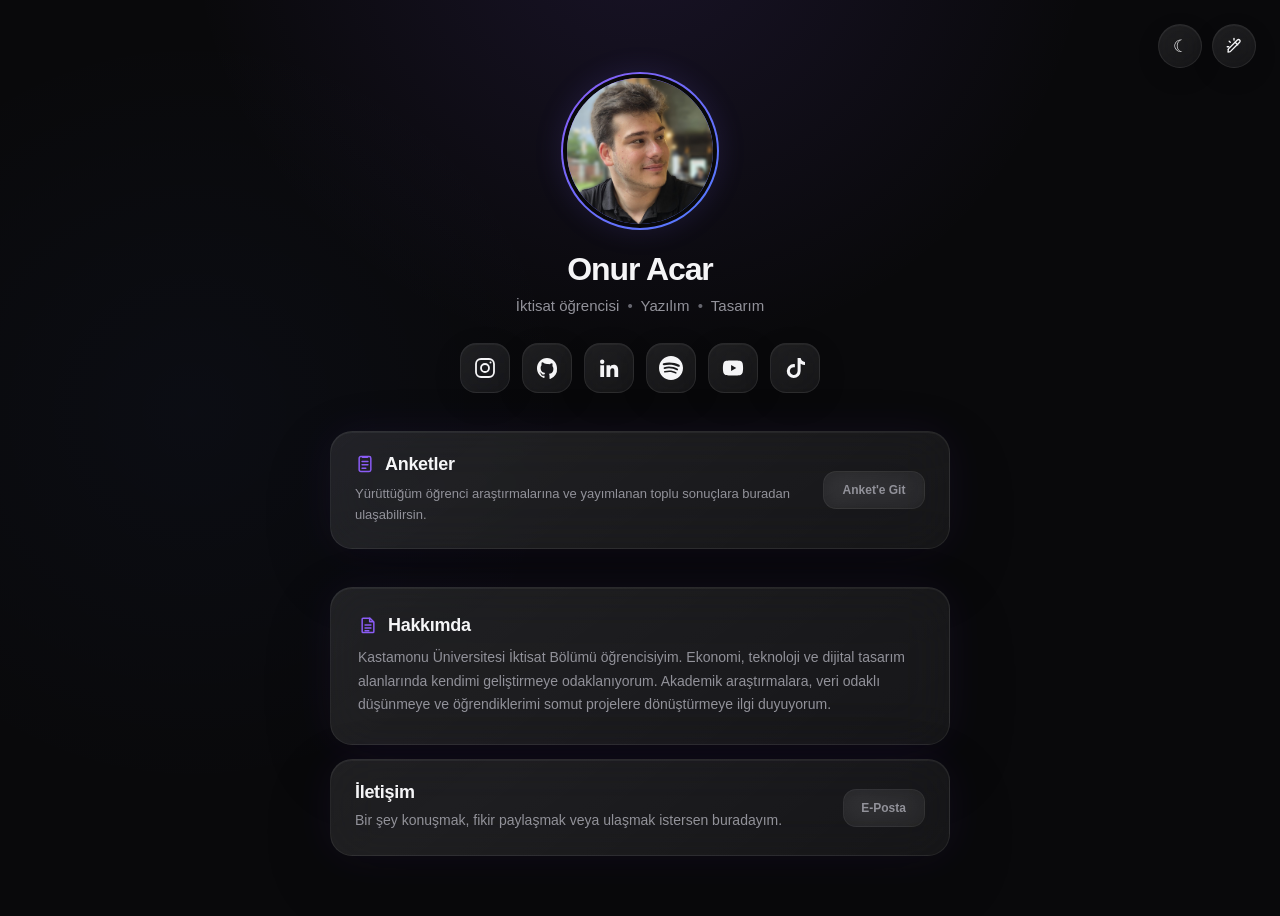
<file: index.html>
<!DOCTYPE html>
<html lang="tr">
<head>
    <meta charset="UTF-8">

    <meta
        name="viewport"
        content="width=device-width, initial-scale=1.0"
    >

    <meta
        name="description"
        content="Onur Acar — İktisat öğrencisi, yazılım ve tasarım."
    >

    <title>Onur Acar</title>

    <link rel="stylesheet" href="style.css">

</head>

<body>

    <!-- ---------- Yardımcı Butonlar ---------- -->

    <div class="utility-buttons" aria-label="Görünüm ayarları">

        <button
            id="theme-toggle"
            type="button"
            aria-label="Temayı değiştir"
        >
            ☾
        </button>

        <button
            id="color-toggle"
            type="button"
            aria-label="Rengi özelleştir"
            aria-expanded="false"
            aria-controls="color-panel"
        >
            <svg
                viewBox="0 0 24 24"
                fill="none"
                stroke="currentColor"
                stroke-width="1.8"
                stroke-linecap="round"
                stroke-linejoin="round"
                aria-hidden="true"
            >
                <path d="M4 16.5 16.5 4a2.12 2.12 0 0 1 3 3L7 19.5 4 20l.5-3.5Z"></path>
                <path d="m13.5 7 3.5 3.5"></path>
                <path d="M5 13H3"></path>
                <path d="M7 7 5.5 5.5"></path>
                <path d="M12 4V2"></path>
            </svg>
        </button>

        <div
            id="color-panel"
            class="color-panel"
            aria-hidden="true"
        >
            <p class="color-panel-title">Renk</p>

            <button
                class="color-option active"
                type="button"
                data-color="galaxy"
                aria-label="Galaxy rengi"
                aria-pressed="true"
            >
                <span class="color-swatch galaxy"></span>
                <span>Galaxy</span>
            </button>

            <button
                class="color-option"
                type="button"
                data-color="gold"
                aria-label="Altın sarısı rengi"
                aria-pressed="false"
            >
                <span class="color-swatch gold"></span>
                <span>Gold</span>
            </button>

            <button
                class="color-option"
                type="button"
                data-color="mint"
                aria-label="Nane yeşili rengi"
                aria-pressed="false"
            >
                <span class="color-swatch mint"></span>
                <span>Mint</span>
            </button>

            <button
                class="color-option"
                type="button"
                data-color="sky"
                aria-label="Gök mavisi rengi"
                aria-pressed="false"
            >
                <span class="color-swatch sky"></span>
                <span>Sky</span>
            </button>
        </div>

    </div>


    <!-- ---------- Ana İçerik ---------- -->

    <main class="container">

        <!-- ---------- Profil ---------- -->

        <header class="profile-header">

            <button
                class="profile-button"
                id="profile-open"
                type="button"
                aria-label="Profil fotoğrafını büyüt"
            >
                <span class="profile-ring">
                    <img
                        src="assets/profile.jpg"
                        alt="Onur Acar"
                    >
                </span>
            </button>

            <h1>Onur Acar</h1>

            <p class="subtitle">
                İktisat öğrencisi
                <span>•</span>
                Yazılım
                <span>•</span>
                Tasarım
            </p>

        </header>


        <!-- ---------- Sosyal Medya ---------- -->

        <nav
            class="socials"
            aria-label="Sosyal medya hesapları"
        >

            <!-- Instagram -->

            <a
                href="https://www.instagram.com/10ur.mp4"
                class="social-button"
                target="_blank"
                rel="noopener noreferrer"
                aria-label="Instagram"
                data-tooltip="Instagram"
            >
                <svg
                    viewBox="0 0 24 24"
                    fill="none"
                    stroke="currentColor"
                    stroke-width="1.8"
                    stroke-linecap="round"
                    stroke-linejoin="round"
                    aria-hidden="true"
                >
                    <rect
                        x="3"
                        y="3"
                        width="18"
                        height="18"
                        rx="5"
                    ></rect>

                    <circle
                        cx="12"
                        cy="12"
                        r="4"
                    ></circle>

                    <circle
                        cx="17.5"
                        cy="6.5"
                        r="1"
                        fill="currentColor"
                        stroke="none"
                    ></circle>
                </svg>
            </a>


            <!-- GitHub -->

            <a
                href="https://github.com/10uracar"
                class="social-button"
                target="_blank"
                rel="noopener noreferrer"
                aria-label="GitHub"
                data-tooltip="GitHub"
            >
                <svg
                    viewBox="0 0 24 24"
                    fill="currentColor"
                    aria-hidden="true"
                >
                    <path d="M12 2C6.48 2 2 6.58 2 12.24c0 4.52 2.87 8.35 6.84 9.7.5.1.68-.22.68-.49v-1.72c-2.78.62-3.37-1.22-3.37-1.22-.45-1.18-1.11-1.49-1.11-1.49-.91-.64.07-.63.07-.63 1 .08 1.53 1.06 1.53 1.06.9 1.58 2.36 1.12 2.94.86.09-.66.35-1.12.64-1.38-2.22-.26-4.56-1.15-4.56-5.08 0-1.12.39-2.03 1.03-2.75-.1-.26-.45-1.31.1-2.72 0 0 .84-.28 2.75 1.05A9.18 9.18 0 0 1 12 8.01c.85 0 1.71.12 2.51.36 1.91-1.33 2.75-1.05 2.75-1.05.55 1.41.2 2.46.1 2.72.64.72 1.03 1.63 1.03 2.75 0 3.94-2.34 4.81-4.57 5.07.36.32.68.94.68 1.9v2.82c0 .27.18.6.69.49A10.26 10.26 0 0 0 22 12.24C22 6.58 17.52 2 12 2Z"></path>
                </svg>
            </a>


            <!-- LinkedIn -->

            <a
                href="https://www.linkedin.com/in/10uracar"
                class="social-button"
                target="_blank"
                rel="noopener noreferrer"
                aria-label="LinkedIn"
                data-tooltip="LinkedIn"
            >
                <svg
                    viewBox="0 0 24 24"
                    fill="currentColor"
                    aria-hidden="true"
                >
                    <path d="M5.2 3.5A2.2 2.2 0 1 1 5.2 7.9a2.2 2.2 0 0 1 0-4.4ZM3.3 9.2h3.8V21H3.3V9.2Zm6.2 0h3.6v1.61h.05c.5-.95 1.72-1.95 3.54-1.95 3.79 0 4.49 2.49 4.49 5.72V21h-3.8v-5.7c0-1.36-.02-3.1-1.89-3.1-1.9 0-2.19 1.48-2.19 3V21H9.5V9.2Z"></path>
                </svg>
            </a>


            <!-- Spotify -->

            <a
                href="https://open.spotify.com/user/31okru5ad7dpgz55moehyej2br2a?si=30aa7ba0c0bc4e82"
                class="social-button"
                target="_blank"
                rel="noopener noreferrer"
                aria-label="Spotify"
                data-tooltip="Spotify"
            >
                <svg
                    viewBox="0 0 24 24"
                    fill="currentColor"
                    aria-hidden="true"
                >
                    <path d="M12 0C5.4 0 0 5.4 0 12s5.4 12 12 12 12-5.4 12-12S18.66 0 12 0zm5.521 17.34c-.24.359-.66.48-1.021.24-2.82-1.74-6.36-2.101-10.561-1.141-.418.122-.779-.179-.899-.539-.12-.421.18-.78.54-.9 4.56-1.021 8.52-.6 11.64 1.32.42.18.479.659.301 1.02zm1.44-3.3c-.301.42-.841.6-1.262.3-3.239-1.98-8.159-2.58-11.939-1.38-.479.12-1.02-.12-1.14-.6-.12-.48.12-1.021.6-1.141C9.6 9.9 15 10.561 18.72 12.84c.361.181.54.78.241 1.2zm.12-3.36C15.24 8.4 8.82 8.16 5.16 9.301c-.6.179-1.2-.181-1.38-.721-.18-.601.18-1.2.72-1.381 4.26-1.26 11.28-1.02 15.721 1.621.539.3.719 1.02.419 1.56-.299.421-1.02.599-1.559.3z"></path>
                </svg>
            </a>


            <!-- YouTube -->

            <a
                href="https://www.youtube.com/@onur_acar"
                class="social-button"
                target="_blank"
                rel="noopener noreferrer"
                aria-label="YouTube"
                data-tooltip="YouTube"
            >
                <svg
                    viewBox="0 0 24 24"
                    fill="currentColor"
                    aria-hidden="true"
                >
                    <path d="M21.58 7.19a2.93 2.93 0 0 0-2.06-2.08C17.7 4.6 12 4.6 12 4.6s-5.7 0-7.52.51a2.93 2.93 0 0 0-2.06 2.08C1.91 9.03 1.91 12 1.91 12s0 2.97.51 4.81a2.93 2.93 0 0 0 2.06 2.08c1.82.51 7.52.51 7.52.51s5.7 0 7.52-.51a2.93 2.93 0 0 0 2.06-2.08c.51-1.84.51-4.81.51-4.81s0-2.97-.51-4.81ZM10.1 15.1V8.9l5.2 3.1-5.2 3.1Z"></path>
                </svg>
            </a>


            <!-- TikTok -->

            <a
                href="https://www.tiktok.com/@10ur.acar"
                class="social-button"
                target="_blank"
                rel="noopener noreferrer"
                aria-label="TikTok"
                data-tooltip="TikTok"
            >
                <svg
                    viewBox="0 0 24 24"
                    fill="currentColor"
                    aria-hidden="true"
                >
                    <path d="M14.6 2h3.05c.28 1.47 1.1 2.64 2.35 3.37.62.36 1.29.59 2 .69v3.04a8.1 8.1 0 0 1-4.35-1.28v7.24a6.94 6.94 0 1 1-6.94-6.94c.4 0 .8.04 1.18.1v3.1a3.88 3.88 0 1 0 2.71 3.74V2Z"></path>
                </svg>
            </a>

        </nav>


        <!-- ---------- Anketler ---------- -->

        <section class="research-card">

            <div class="research-copy">

                <div class="section-heading">

                    <span class="section-icon" aria-hidden="true">
                        <svg
                            viewBox="0 0 24 24"
                            fill="none"
                            stroke="currentColor"
                            stroke-width="1.8"
                            stroke-linecap="round"
                            stroke-linejoin="round"
                        >
                            <rect x="5" y="3" width="14" height="18" rx="2"></rect>
                            <path d="M9 3.8h6"></path>
                            <path d="M8.5 9h7"></path>
                            <path d="M8.5 13h7"></path>
                            <path d="M8.5 17h4.5"></path>
                        </svg>
                    </span>

                    <h2>Anketler</h2>

                </div>

                <p>
                    Yürüttüğüm öğrenci araştırmalarına ve yayımlanan toplu sonuçlara buradan ulaşabilirsin.
                </p>

            </div>

            <a
                class="research-link"
                href="/anket/"
                aria-label="Anketler sayfasını aç"
            >
                <span>Anket'e Git</span>
            </a>

        </section>


        <!-- ---------- Hakkımda ---------- -->

        <section class="about-card">

            <div class="section-heading">

                <span class="section-icon" aria-hidden="true">
                    <svg
                        viewBox="0 0 24 24"
                        fill="none"
                        stroke="currentColor"
                        stroke-width="1.8"
                        stroke-linecap="round"
                        stroke-linejoin="round"
                    >
                        <path d="M6 3.8h8.5L19 8.3V20a1 1 0 0 1-1 1H6a1 1 0 0 1-1-1V4.8a1 1 0 0 1 1-1Z"></path>
                        <path d="M14 3.8V8h4.2"></path>
                        <path d="M8.5 12h7"></path>
                        <path d="M8.5 15.5h7"></path>
                        <path d="M8.5 19h4.5"></path>
                    </svg>
                </span>

                <h2>Hakkımda</h2>

            </div>

            <p>
                Kastamonu Üniversitesi İktisat Bölümü öğrencisiyim. Ekonomi, teknoloji ve dijital tasarım alanlarında kendimi geliştirmeye odaklanıyorum. Akademik araştırmalara, veri odaklı düşünmeye ve öğrendiklerimi somut projelere dönüştürmeye ilgi duyuyorum.
            </p>

        </section>


        <!-- ---------- İletişim ---------- -->

        <section class="contact-card">

            <div class="contact-copy">
                <h2>İletişim</h2>

                <p>
                    Bir şey konuşmak, fikir paylaşmak veya ulaşmak istersen buradayım.
                </p>
            </div>

            <a
                class="contact-link"
                href="mailto:iletisim@onuracar.net"
            >
                <span>E-Posta</span>
            </a>

        </section>

    </main>


    <!-- ---------- Profil Önizleme ---------- -->

    <div
        id="profile-lightbox"
        class="profile-lightbox"
        aria-hidden="true"
    >
        <div class="profile-lightbox-backdrop"></div>

        <img
            id="profile-lightbox-image"
            class="profile-lightbox-image"
            src="assets/profile.jpg"
            alt="Onur Acar"
            draggable="false"
        >
    </div>


    <script src="script.js"></script>

<!-- Default Statcounter code for OnurAcar.net http://onuracar.net -->
<script type="text/javascript">
var sc_project=13355232; 
var sc_invisible=1; 
var sc_security="92a3dbd6"; 
</script>
<script type="text/javascript"
src="https://www.statcounter.com/counter/counter.js" async></script>
<noscript><div class="statcounter"><a title="Web Analytics Made Easy -
Statcounter" href="https://statcounter.com/" target="_blank"><img
class="statcounter" src="https://c.statcounter.com/13355232/0/92a3dbd6/1/"
alt="Web Analytics Made Easy - Statcounter"
referrerPolicy="no-referrer-when-downgrade"></a></div></noscript>
<!-- End of Statcounter Code -->

</body>
</html>
</file>
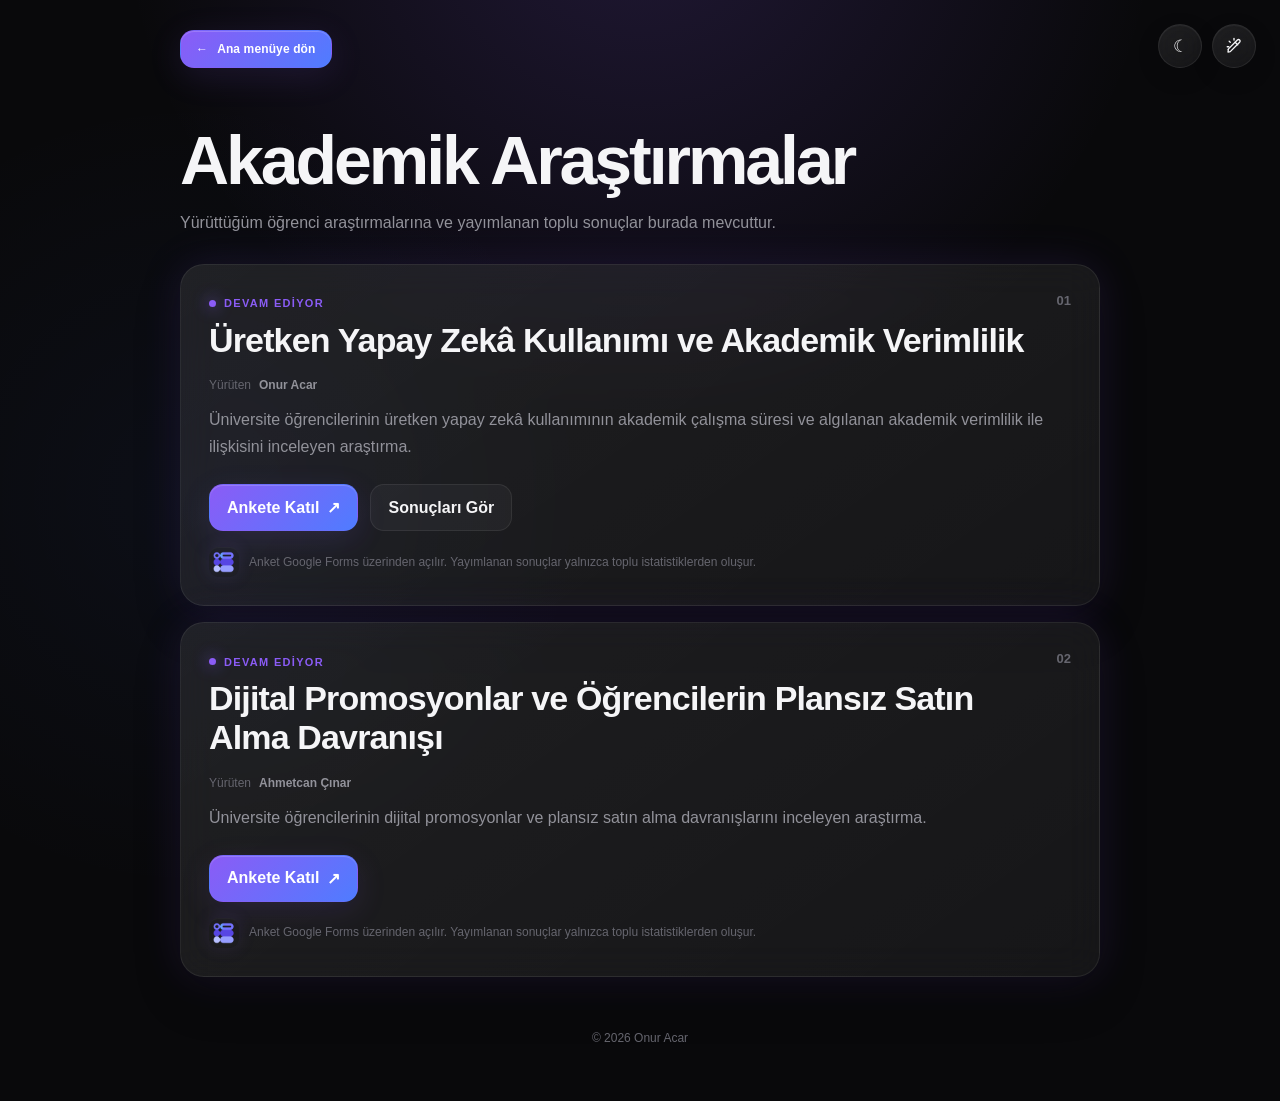
<file: anket/index.html>
<!doctype html>
<html lang="tr">
<head>
  <meta charset="utf-8">
  <meta name="viewport" content="width=device-width, initial-scale=1">
  <link rel="preload" as="image" href="assets/google-forms-icon.webp" fetchpriority="high">
  <meta name="description" content="Onur Acar ve öğrencilerin yürüttüğü akademik araştırmalar, anketler ve yayımlanan toplu sonuçlar.">
  <title>Araştırmalar | Onur Acar</title>
  <link rel="stylesheet" href="anket.css">
</head>
<body class="color-galaxy">
  <div class="utility-buttons" aria-label="Görünüm ayarları">
    <button id="theme-toggle" type="button" aria-label="Temayı değiştir" title="Temayı değiştir">☾</button>

    <button id="color-toggle" type="button" aria-label="Rengi özelleştir" aria-expanded="false" aria-controls="color-panel" title="Rengi özelleştir">
      <svg viewBox="0 0 24 24" fill="none" stroke="currentColor" stroke-width="1.8" stroke-linecap="round" stroke-linejoin="round" aria-hidden="true">
        <path d="M4 16.5 16.5 4a2.12 2.12 0 0 1 3 3L7 19.5 4 20l.5-3.5Z"></path>
        <path d="m13.5 7 3.5 3.5"></path>
        <path d="M5 13H3"></path>
        <path d="M7 7 5.5 5.5"></path>
        <path d="M12 4V2"></path>
      </svg>
    </button>

    <div id="color-panel" class="color-panel" aria-hidden="true">
      <p class="color-panel-title">Renk</p>

      <button class="color-option active" type="button" data-color="galaxy" aria-pressed="true">
        <span class="color-swatch galaxy"></span><span>Galaxy</span>
      </button>
      <button class="color-option" type="button" data-color="gold" aria-pressed="false">
        <span class="color-swatch gold"></span><span>Gold</span>
      </button>
      <button class="color-option" type="button" data-color="mint" aria-pressed="false">
        <span class="color-swatch mint"></span><span>Mint</span>
      </button>
      <button class="color-option" type="button" data-color="sky" aria-pressed="false">
        <span class="color-swatch sky"></span><span>Sky</span>
      </button>
    </div>
  </div>

  <main class="page">
    <a class="home-button" href="../" aria-label="Ana menüye dön">
      <span aria-hidden="true">←</span>
      <span>Ana menüye dön</span>
    </a>

    <header class="hero">
      <h1>Akademik Araştırmalar</h1>
      <p>Yürüttüğüm öğrenci araştırmalarına ve yayımlanan toplu sonuçlar burada mevcuttur.</p>
    </header>

    <section class="research-list" aria-label="Araştırmalar">
      <article class="research-card">
        <div class="card-top">
          <div class="card-heading">
            <span class="status"><span class="status-dot"></span> DEVAM EDİYOR</span>
            <h2>Üretken Yapay Zekâ Kullanımı ve Akademik Verimlilik</h2>
          </div>
          <span class="card-number" aria-label="Araştırma 01">01</span>
        </div>

        <div class="author-line">
          <span>Yürüten</span>
          <strong>Onur Acar</strong>
        </div>

        <p class="summary">
          Üniversite öğrencilerinin üretken yapay zekâ kullanımının akademik çalışma süresi
          ve algılanan akademik verimlilik ile ilişkisini inceleyen araştırma.
        </p>

        <div class="actions">
          <a class="primary" href="https://forms.gle/4nETSyzQoH3WBEiRA" target="_blank" rel="noopener noreferrer">
            Ankete Katıl <span aria-hidden="true">↗</span>
          </a>
          <a class="secondary" href="sonuclar.html">Sonuçları Gör</a>
        </div>

        <div class="note-row">
          <span class="forms-logo-wrap" aria-hidden="true">
            <img
              class="forms-logo image-reveal"
              src="assets/google-forms-icon.webp"
              alt=""
              width="24"
              height="24"
              decoding="async"
              fetchpriority="high"
              draggable="false"
            >
          </span>
          <p class="note">Anket Google Forms üzerinden açılır. Yayımlanan sonuçlar yalnızca toplu istatistiklerden oluşur.</p>
        </div>
      </article>

      <article class="research-card">
        <div class="card-top">
          <div class="card-heading">
            <span class="status"><span class="status-dot"></span> DEVAM EDİYOR</span>
            <h2>Dijital Promosyonlar ve Öğrencilerin Plansız Satın Alma Davranışı</h2>
          </div>
          <span class="card-number" aria-label="Araştırma 02">02</span>
        </div>

        <div class="author-line">
          <span>Yürüten</span>
          <strong>Ahmetcan Çınar</strong>
        </div>

        <p class="summary">
          Üniversite öğrencilerinin dijital promosyonlar ve plansız satın alma davranışlarını inceleyen araştırma.
        </p>

        <div class="actions">
          <a class="primary" href="https://docs.google.com/forms/d/e/1FAIpQLSeR0_Mml-WfMYa5Q-U5GSxkglkO5zncBQR-ambrMLDYSRJJyQ/viewform" target="_blank" rel="noopener noreferrer">
            Ankete Katıl <span aria-hidden="true">↗</span>
          </a>
        </div>

        <div class="note-row">
          <span class="forms-logo-wrap" aria-hidden="true">
            <img
              class="forms-logo image-reveal"
              src="assets/google-forms-icon.webp"
              alt=""
              width="24"
              height="24"
              decoding="async"
              draggable="false"
            >
          </span>
          <p class="note">Anket Google Forms üzerinden açılır. Yayımlanan sonuçlar yalnızca toplu istatistiklerden oluşur.</p>
        </div>
      </article>

      <!-- Yeni araştırmacı/anket eklemek için yukarıdaki article bloğunu çoğaltıp yalnızca başlık, yürüten ve bağlantıları değiştirmen yeterli. -->
    </section>

    <footer>© 2026 Onur Acar</footer>
  </main>

  <script src="theme.js"></script>
</body>
</html>
</file>
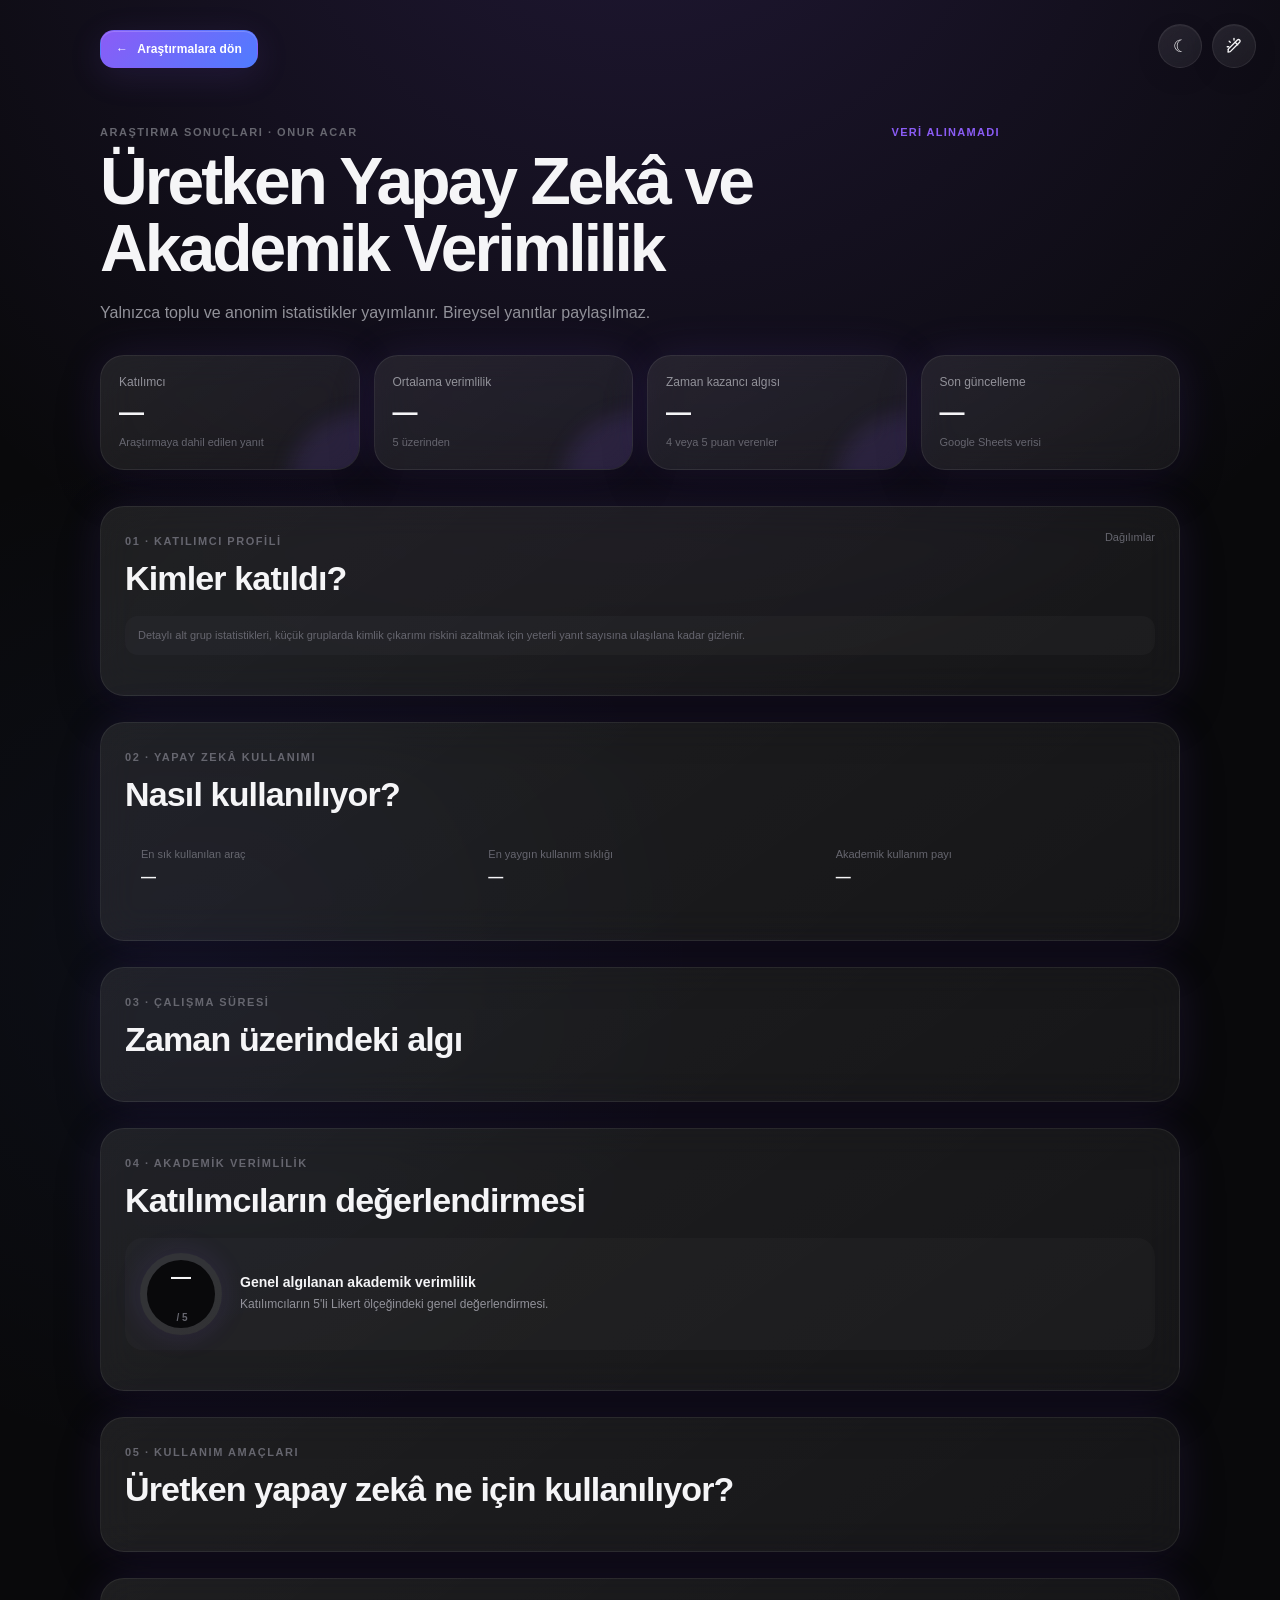
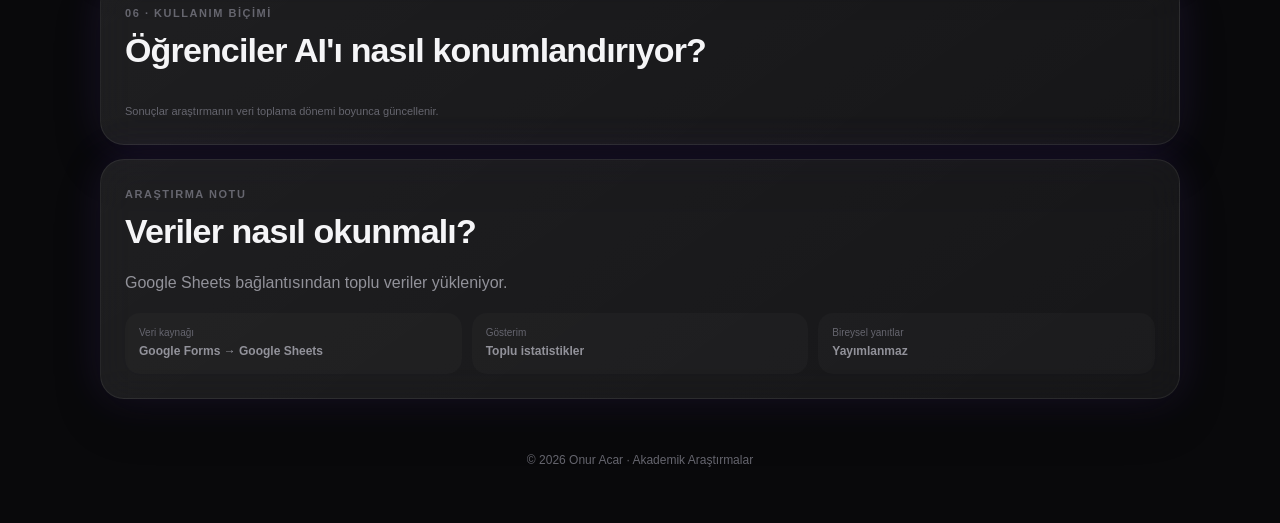
<file: anket/sonuclar.html>
<!doctype html>
<html lang="tr">
<head>
  <meta charset="utf-8">
  <meta name="viewport" content="width=device-width, initial-scale=1">
  <meta name="description" content="Üretken Yapay Zekâ ve Akademik Verimlilik araştırmasının toplu sonuçları.">
  <title>Araştırma Sonuçları | Onur Acar</title>
  <link rel="stylesheet" href="anket.css">
</head>
<body class="color-galaxy">
  <div class="utility-buttons" aria-label="Görünüm ayarları">
    <button id="theme-toggle" type="button" aria-label="Temayı değiştir" title="Temayı değiştir">☾</button>
    <button id="color-toggle" type="button" aria-label="Rengi özelleştir" aria-expanded="false" aria-controls="color-panel" title="Rengi özelleştir">
      <svg viewBox="0 0 24 24" fill="none" stroke="currentColor" stroke-width="1.8" stroke-linecap="round" stroke-linejoin="round" aria-hidden="true">
        <path d="M4 16.5 16.5 4a2.12 2.12 0 0 1 3 3L7 19.5 4 20l.5-3.5Z"></path>
        <path d="m13.5 7 3.5 3.5"></path>
        <path d="M5 13H3"></path>
        <path d="M7 7 5.5 5.5"></path>
        <path d="M12 4V2"></path>
      </svg>
    </button>
    <div id="color-panel" class="color-panel" aria-hidden="true">
      <p class="color-panel-title">Renk</p>
      <button class="color-option active" type="button" data-color="galaxy" aria-pressed="true"><span class="color-swatch galaxy"></span><span>Galaxy</span></button>
      <button class="color-option" type="button" data-color="gold" aria-pressed="false"><span class="color-swatch gold"></span><span>Gold</span></button>
      <button class="color-option" type="button" data-color="mint" aria-pressed="false"><span class="color-swatch mint"></span><span>Mint</span></button>
      <button class="color-option" type="button" data-color="sky" aria-pressed="false"><span class="color-swatch sky"></span><span>Sky</span></button>
    </div>
  </div>

  <main class="page results-page">
    <a class="home-button" href="./" aria-label="Araştırmalara dön">
      <span aria-hidden="true">←</span>
      <span>Araştırmalara dön</span>
    </a>

    <header class="hero results-hero">
      <div class="eyebrow-row">
        <span class="eyebrow">ARAŞTIRMA SONUÇLARI · ONUR ACAR</span>
        <span class="live-badge" id="source-status"><span class="status-dot"></span> CANLI VERİ</span>
      </div>
      <h1>Üretken Yapay Zekâ ve<br>Akademik Verimlilik</h1>
      <p>Yalnızca toplu ve anonim istatistikler yayımlanır. Bireysel yanıtlar paylaşılmaz.</p>
    </header>

    <section class="stats-grid primary-stats" aria-label="Ana araştırma istatistikleri">
      <div class="stat-card featured-stat">
        <span>Katılımcı</span>
        <strong id="participants">—</strong>
        <small>Araştırmaya dahil edilen yanıt</small>
      </div>
      <div class="stat-card featured-stat">
        <span>Ortalama verimlilik</span>
        <strong id="productivity">—</strong>
        <small>5 üzerinden</small>
      </div>
      <div class="stat-card featured-stat">
        <span>Zaman kazancı algısı</span>
        <strong id="time-saving">—</strong>
        <small>4 veya 5 puan verenler</small>
      </div>
      <div class="stat-card">
        <span>Son güncelleme</span>
        <strong id="updated">—</strong>
        <small>Google Sheets verisi</small>
      </div>
    </section>

    <section class="dashboard-grid">
      <article class="panel wide-panel" id="profile-panel">
        <div class="panel-heading">
          <div>
            <span class="eyebrow">01 · KATILIMCI PROFİLİ</span>
            <h2>Kimler katıldı?</h2>
          </div>
          <span class="panel-note">Dağılımlar</span>
        </div>
        <div class="privacy-notice" id="privacy-notice">Detaylı alt grup istatistikleri, küçük gruplarda kimlik çıkarımı riskini azaltmak için yeterli yanıt sayısına ulaşılana kadar gizlenir.</div>
        <div class="distribution-grid" id="demographic-distributions"></div>
      </article>

      <article class="panel wide-panel">
        <div class="panel-heading">
          <div>
            <span class="eyebrow">02 · YAPAY ZEKÂ KULLANIMI</span>
            <h2>Nasıl kullanılıyor?</h2>
          </div>
        </div>
        <div class="insight-cards">
          <div class="insight-card"><span>En sık kullanılan araç</span><strong id="top-tool">—</strong></div>
          <div class="insight-card"><span>En yaygın kullanım sıklığı</span><strong id="top-frequency">—</strong></div>
          <div class="insight-card"><span>Akademik kullanım payı</span><strong id="top-academic-share">—</strong></div>
        </div>
        <div class="distribution-grid" id="usage-distributions"></div>
      </article>

      <article class="panel wide-panel">
        <div class="panel-heading">
          <div>
            <span class="eyebrow">03 · ÇALIŞMA SÜRESİ</span>
            <h2>Zaman üzerindeki algı</h2>
          </div>
        </div>
        <div class="chart-list" id="time-chart"></div>
      </article>

      <article class="panel wide-panel">
        <div class="panel-heading">
          <div>
            <span class="eyebrow">04 · AKADEMİK VERİMLİLİK</span>
            <h2>Katılımcıların değerlendirmesi</h2>
          </div>
        </div>
        <div class="score-summary">
          <div class="score-ring" id="score-ring"><span id="score-ring-value">—</span><small>/ 5</small></div>
          <div>
            <strong>Genel algılanan akademik verimlilik</strong>
            <p>Katılımcıların 5'li Likert ölçeğindeki genel değerlendirmesi.</p>
          </div>
        </div>
        <div class="chart-list" id="productivity-chart"></div>
      </article>

      <article class="panel wide-panel">
        <div class="panel-heading">
          <div>
            <span class="eyebrow">05 · KULLANIM AMAÇLARI</span>
            <h2>Üretken yapay zekâ ne için kullanılıyor?</h2>
          </div>
        </div>
        <div class="chart-list" id="purpose-chart"></div>
      </article>

      <article class="panel wide-panel">
        <div class="panel-heading">
          <div>
            <span class="eyebrow">06 · KULLANIM BİÇİMİ</span>
            <h2>Öğrenciler AI'ı nasıl konumlandırıyor?</h2>
          </div>
        </div>
        <div class="chart-list" id="style-chart"></div>
        <p class="panel-footnote">Sonuçlar araştırmanın veri toplama dönemi boyunca güncellenir.</p>
      </article>
    </section>

    <section class="panel methodology-panel">
      <div class="panel-heading">
        <div>
          <span class="eyebrow">ARAŞTIRMA NOTU</span>
          <h2>Veriler nasıl okunmalı?</h2>
        </div>
      </div>
      <p id="message">Google Sheets bağlantısından toplu veriler yükleniyor.</p>
      <div class="methodology-grid">
        <div><span>Veri kaynağı</span><strong>Google Forms → Google Sheets</strong></div>
        <div><span>Gösterim</span><strong>Toplu istatistikler</strong></div>
        <div><span>Bireysel yanıtlar</span><strong>Yayımlanmaz</strong></div>
      </div>
    </section>

    <footer>© 2026 Onur Acar · Akademik Araştırmalar</footer>
  </main>

  <script src="theme.js"></script>
  <script src="config.js"></script>
  <script src="sonuclar.js"></script>
</body>
</html>
</file>
<file: style.css>
/* =========================================
   Onur Acar — Personal Website
========================================= */


/* ---------- Temel ---------- */

* {
    margin: 0;
    padding: 0;
    box-sizing: border-box;
}

html {
    scroll-behavior: smooth;
}

:root {
    --background: #09090b;

    --surface: rgba(255, 255, 255, 0.035);
    --surface-hover: rgba(255, 255, 255, 0.065);

    --text: #f5f5f7;
    --text-secondary: #92929a;
    --text-muted: #66666f;

    --border: rgba(255, 255, 255, 0.075);

    --tag-background: rgba(255, 255, 255, 0.025);
    --tag-border: rgba(255, 255, 255, 0.055);

    --accent-1: #8b5cf6;
    --accent-2: #4f7cff;

    --glow-1: rgba(139, 92, 246, 0.12);
    --glow-2: rgba(79, 124, 255, 0.035);
    --profile-glow: rgba(113, 91, 246, 0.15);
    --profile-glow-hover: rgba(113, 91, 246, 0.22);
    --accent-soft: rgba(139, 92, 246, 0.08);
    --selection: rgba(139, 92, 246, 0.35);

    --shadow: rgba(0, 0, 0, 0.16);
}


/* ---------- Renk Paletleri ---------- */

body.color-galaxy {
    --accent-1: #8b5cf6;
    --accent-2: #4f7cff;

    --glow-1: rgba(139, 92, 246, 0.12);
    --glow-2: rgba(79, 124, 255, 0.035);
    --profile-glow: rgba(113, 91, 246, 0.15);
    --profile-glow-hover: rgba(113, 91, 246, 0.22);
    --accent-soft: rgba(139, 92, 246, 0.08);
    --selection: rgba(139, 92, 246, 0.35);
}

body.color-gold {
    --accent-1: #f5c451;
    --accent-2: #d89a2b;

    --glow-1: rgba(245, 196, 81, 0.10);
    --glow-2: rgba(216, 154, 43, 0.035);
    --profile-glow: rgba(245, 196, 81, 0.14);
    --profile-glow-hover: rgba(245, 196, 81, 0.20);
    --accent-soft: rgba(245, 196, 81, 0.075);
    --selection: rgba(245, 196, 81, 0.30);
}

body.color-mint {
    --accent-1: #54d7b0;
    --accent-2: #2fb7a0;

    --glow-1: rgba(84, 215, 176, 0.09);
    --glow-2: rgba(47, 183, 160, 0.035);
    --profile-glow: rgba(84, 215, 176, 0.13);
    --profile-glow-hover: rgba(84, 215, 176, 0.19);
    --accent-soft: rgba(84, 215, 176, 0.07);
    --selection: rgba(84, 215, 176, 0.28);
}

body.color-sky {
    --accent-1: #59b9ff;
    --accent-2: #3986ee;

    --glow-1: rgba(89, 185, 255, 0.10);
    --glow-2: rgba(57, 134, 238, 0.035);
    --profile-glow: rgba(89, 185, 255, 0.14);
    --profile-glow-hover: rgba(89, 185, 255, 0.20);
    --accent-soft: rgba(89, 185, 255, 0.075);
    --selection: rgba(89, 185, 255, 0.30);
}


/* ---------- Aydınlık Mod ---------- */

body.light-mode {
    --background: #f5f5f7;

    --surface: rgba(255, 255, 255, 0.68);
    --surface-hover: rgba(255, 255, 255, 0.88);

    --text: #17171a;
    --text-secondary: #68686f;
    --text-muted: #96969d;

    --border: rgba(0, 0, 0, 0.08);

    --tag-background: rgba(0, 0, 0, 0.025);
    --tag-border: rgba(0, 0, 0, 0.055);

    --shadow: rgba(0, 0, 0, 0.08);
}


/* ---------- Body ---------- */

body {
    min-height: 100vh;

    font-family:
        Inter,
        -apple-system,
        BlinkMacSystemFont,
        "Segoe UI",
        sans-serif;

    background:
        radial-gradient(
            circle at 50% -10%,
            var(--glow-1),
            transparent 38%
        ),
        radial-gradient(
            circle at 15% 45%,
            var(--glow-2),
            transparent 32%
        ),
        var(--background);

    color: var(--text);

    -webkit-font-smoothing: antialiased;

    transition:
        background-color 300ms ease,
        color 300ms ease;
}


/* ---------- Yardımcı Butonlar ---------- */

.utility-buttons {
    position: fixed;
    top: 24px;
    right: 24px;
    z-index: 50;

    display: flex;
    align-items: center;
    gap: 10px;
}

#theme-toggle,
#color-toggle {
    width: 44px;
    height: 44px;

    display: flex;
    align-items: center;
    justify-content: center;

    border: 1px solid var(--border);
    border-radius: 50%;

    background:
        linear-gradient(
            145deg,
            rgba(255, 255, 255, 0.055),
            rgba(255, 255, 255, 0.018)
        ),
        var(--surface);

    color: var(--text);

    cursor: pointer;

    backdrop-filter: blur(16px);
    -webkit-backdrop-filter: blur(16px);

    box-shadow:
        0 8px 28px rgba(0, 0, 0, 0.08),
        inset 0 1px 0 rgba(255, 255, 255, 0.045);

    transition:
        transform 180ms ease,
        background 180ms ease,
        border-color 180ms ease,
        color 180ms ease,
        box-shadow 180ms ease;
}

#theme-toggle {
    font-size: 17px;
}

#color-toggle svg {
    width: 18px;
    height: 18px;
    display: block;
}

#theme-toggle:hover,
#color-toggle:hover {
    transform: scale(1.06);

    background: var(--surface-hover);

    border-color: var(--border);

    box-shadow:
        0 10px 30px rgba(0, 0, 0, 0.12),
        0 0 22px var(--accent-soft),
        inset 0 1px 0 rgba(255, 255, 255, 0.055);
}

#theme-toggle:active,
#color-toggle:active {
    transform: scale(0.94);
}


/* ---------- Renk Paneli ---------- */

.color-panel {
    position: absolute;
    top: calc(100% + 10px);
    right: 0;

    width: 154px;

    padding: 9px;

    border: 1px solid var(--border);
    border-radius: 17px;

    background:
        linear-gradient(
            145deg,
            rgba(255, 255, 255, 0.065),
            rgba(255, 255, 255, 0.02)
        ),
        var(--surface);

    backdrop-filter: blur(24px) saturate(135%);
    -webkit-backdrop-filter: blur(24px) saturate(135%);

    box-shadow:
        0 20px 55px var(--shadow),
        0 0 30px var(--accent-soft),
        inset 0 1px 0 rgba(255, 255, 255, 0.05);

    opacity: 0;
    visibility: hidden;
    pointer-events: none;

    transform: translateY(-6px) scale(0.97);
    transform-origin: top right;

    transition:
        opacity 170ms ease,
        transform 170ms cubic-bezier(0.22, 1, 0.36, 1),
        visibility 170ms ease;
}

.color-panel.is-open {
    opacity: 1;
    visibility: visible;
    pointer-events: auto;

    transform: translateY(0) scale(1);
}

.color-panel-title {
    margin: 2px 7px 7px;

    color: var(--text-muted);

    font-size: 10px;
    font-weight: 600;

    letter-spacing: 0.08em;
    text-transform: uppercase;
}

.color-option {
    width: 100%;

    display: flex;
    align-items: center;
    gap: 9px;

    padding: 8px 8px;

    border: 0;
    border-radius: 11px;

    background: transparent;
    color: var(--text-secondary);

    font: inherit;
    font-size: 12px;
    font-weight: 500;

    cursor: pointer;
    text-align: left;

    transition:
        background 160ms ease,
        color 160ms ease,
        transform 160ms ease;
}

.color-option:hover {
    background: var(--surface-hover);
    color: var(--text);
    transform: translateX(1px);
}

.color-option.active {
    background: var(--surface-hover);
    color: var(--text);
}

.color-swatch {
    width: 13px;
    height: 13px;

    flex: 0 0 13px;

    border-radius: 50%;

    box-shadow:
        inset 0 0 0 1px rgba(255, 255, 255, 0.22),
        0 0 10px currentColor;
}

.color-swatch.galaxy {
    color: #7d72ff;
    background: linear-gradient(135deg, #8b5cf6, #4f7cff);
}

.color-swatch.gold {
    color: #e8ad39;
    background: linear-gradient(135deg, #f5c451, #d89a2b);
}

.color-swatch.mint {
    color: #4ac7a5;
    background: linear-gradient(135deg, #54d7b0, #2fb7a0);
}

.color-swatch.sky {
    color: #4ea6f5;
    background: linear-gradient(135deg, #59b9ff, #3986ee);
}


/* ---------- Ana Konteyner ---------- */

.container {
    width: min(100% - 40px, 620px);

    margin: 0 auto;

    padding: 72px 0 60px;

    display: flex;
    flex-direction: column;
    align-items: center;
}


/* ---------- Profil ---------- */

.profile-header {
    display: flex;
    flex-direction: column;
    align-items: center;

    text-align: center;
}


/* ---------- Profil Butonu ---------- */

.profile-button {
    display: block;

    padding: 0;

    border: 0;

    background: none;

    color: inherit;

    cursor: pointer;

    border-radius: 50%;

    -webkit-tap-highlight-color: transparent;
}


/* ---------- Profil Halkası ---------- */

.profile-ring {
    width: 158px;
    height: 158px;

    display: block;

    padding: 2px;

    border-radius: 50%;

    background:
        linear-gradient(
            135deg,
            var(--accent-1),
            var(--accent-2)
        );

    box-shadow:
        0 0 28px var(--profile-glow);

    transition:
        box-shadow 300ms ease,
        transform 300ms ease,
        opacity 260ms ease;
}

.profile-button:hover .profile-ring {
    transform: scale(1.015);

    box-shadow:
        0 0 36px var(--profile-glow-hover);
}

.profile-button.is-lightbox-active .profile-ring {
    opacity: 0;
    transform: scale(0.97);
}


/* ---------- Profil Fotoğrafı ---------- */

.profile-ring img {
    width: 100%;
    height: 100%;

    display: block;

    object-fit: cover;

    border-radius: 50%;

    border: 4px solid var(--background);

    background: var(--background);
}


/* ---------- İsim ---------- */

.container h1 {
    margin-top: 20px;

    color: var(--text);

    font-size: 32px;
    font-weight: 650;

    line-height: 1.2;

    letter-spacing: -1.1px;

    text-align: center;
}


/* ---------- Alt Başlık ---------- */

.subtitle {
    margin-top: 7px;

    color: var(--text-secondary);

    font-size: 15px;
    font-weight: 400;

    line-height: 1.5;

    text-align: center;
}

.subtitle span {
    margin: 0 4px;

    color: var(--text-muted);
}


/* ---------- Sosyal Medya ---------- */

.socials {
    display: flex;
    align-items: center;
    justify-content: center;

    gap: 12px;

    margin-top: 25px;
}

.socials a {
    position: relative;

    width: 50px;
    height: 50px;

    display: flex;
    align-items: center;
    justify-content: center;

    border: 1px solid var(--border);
    border-radius: 16px;

    background:
        linear-gradient(
            145deg,
            rgba(255, 255, 255, 0.055),
            rgba(255, 255, 255, 0.018)
        ),
        var(--surface);

    color: var(--text);

    text-decoration: none;

    backdrop-filter: blur(22px) saturate(130%);
    -webkit-backdrop-filter: blur(22px) saturate(130%);

    box-shadow:
        0 8px 30px rgba(0, 0, 0, 0.10),
        inset 0 1px 0 rgba(255, 255, 255, 0.045);

    transition:
        transform 180ms ease,
        background 180ms ease,
        border-color 180ms ease,
        box-shadow 180ms ease,
        color 180ms ease;
}


/* ---------- Sosyal İkonları ---------- */

.socials a svg {
    width: 24px;
    height: 24px;

    display: block;

    transition:
        transform 180ms ease;
}


/* ---------- Tooltip ---------- */

.socials a::after {
    content: attr(data-tooltip);

    position: absolute;

    left: 50%;
    bottom: calc(100% + 11px);

    transform:
        translateX(-50%)
        translateY(6px);

    padding: 7px 10px;

    border: 1px solid var(--border);
    border-radius: 9px;

    background: var(--surface-hover);

    color: var(--text);

    font-size: 11px;
    font-weight: 550;

    line-height: 1;

    white-space: nowrap;

    pointer-events: none;

    opacity: 0;

    box-shadow:
        0 10px 30px var(--shadow);

    backdrop-filter: blur(18px);
    -webkit-backdrop-filter: blur(18px);

    transition:
        opacity 170ms ease,
        transform 170ms cubic-bezier(0.22, 1, 0.36, 1);
}


/* ---------- Tooltip Hover ---------- */

.socials a:hover::after {
    opacity: 1;

    transform:
        translateX(-50%)
        translateY(0);
}


/* ---------- Sosyal Hover ---------- */

.socials a:hover {
    transform: translateY(-4px);

    background:
        linear-gradient(
            145deg,
            rgba(255, 255, 255, 0.075),
            rgba(255, 255, 255, 0.025)
        ),
        var(--surface-hover);

    border-color: rgba(255, 255, 255, 0.12);

    box-shadow:
        0 12px 32px rgba(0, 0, 0, 0.16),
        0 0 24px var(--accent-soft),
        inset 0 1px 0 rgba(255, 255, 255, 0.06);
}

.socials a:hover svg {
    transform: scale(1.06);
}

.socials a:active {
    transform: translateY(-1px) scale(0.94);
}



/* ---------- Araştırmalar ---------- */

.research-card {
    width: 100%;

    margin-top: 38px;
    padding: 22px 24px;

    display: flex;
    align-items: center;
    justify-content: space-between;
    gap: 20px;

    border: 1px solid var(--border);
    border-radius: 22px;

    background:
        linear-gradient(
            145deg,
            rgba(255, 255, 255, 0.065),
            rgba(255, 255, 255, 0.018)
        ),
        var(--surface);

    backdrop-filter: blur(26px) saturate(135%);
    -webkit-backdrop-filter: blur(26px) saturate(135%);

    box-shadow:
        0 24px 70px var(--shadow),
        0 0 45px var(--accent-soft),
        inset 0 1px 0 rgba(255, 255, 255, 0.05);

    transition:
        background 300ms ease,
        border-color 300ms ease,
        box-shadow 300ms ease;
}

body.light-mode .research-card {
    background:
        linear-gradient(
            145deg,
            rgba(255, 255, 255, 0.65),
            rgba(255, 255, 255, 0.35)
        ),
        var(--surface);
}

.research-copy {
    min-width: 0;
}

.section-heading {
    display: flex;
    align-items: center;
    gap: 10px;
}

.section-icon {
    width: 20px;
    height: 20px;

    display: inline-flex;
    align-items: center;
    justify-content: center;

    flex: 0 0 20px;

    color: var(--accent-1);
}

.section-icon svg {
    width: 20px;
    height: 20px;
    display: block;
}

.research-card h2,
.about-card h2 {
    color: var(--text);

    font-size: 18px;
    font-weight: 600;

    letter-spacing: -0.3px;
}

.research-card p {
    margin-top: 8px;

    color: var(--text-secondary);

    font-size: 13px;
    line-height: 1.65;
}

.research-link {
    flex: 0 0 auto;

    display: inline-flex;
    align-items: center;
    justify-content: center;
    gap: 7px;

    min-width: 102px;
    padding: 11px 16px;

    border: 1px solid var(--tag-border);
    border-radius: 13px;

    background:
        linear-gradient(
            145deg,
            rgba(255, 255, 255, 0.035),
            rgba(255, 255, 255, 0.01)
        ),
        var(--tag-background);

    color: var(--text-secondary);

    font-size: 12px;
    font-weight: 550;

    text-decoration: none;
    white-space: nowrap;

    backdrop-filter: blur(12px);
    -webkit-backdrop-filter: blur(12px);

    transition:
        transform 180ms ease,
        background 180ms ease,
        border-color 180ms ease,
        color 180ms ease,
        box-shadow 180ms ease;
}

.research-link:hover {
    transform: translateY(-2px);

    background: var(--surface-hover);

    border-color: var(--border);

    color: var(--text);

    box-shadow:
        0 8px 24px rgba(0, 0, 0, 0.10),
        0 0 18px var(--accent-soft);
}

/* ---------- Hakkımda ---------- */

.about-card,
.contact-card {
    width: 100%;

    border: 1px solid var(--border);
    border-radius: 22px;

    background:
        linear-gradient(
            145deg,
            rgba(255, 255, 255, 0.065),
            rgba(255, 255, 255, 0.018)
        ),
        var(--surface);

    backdrop-filter: blur(26px) saturate(135%);
    -webkit-backdrop-filter: blur(26px) saturate(135%);

    box-shadow:
        0 24px 70px var(--shadow),
        0 0 45px var(--accent-soft),
        inset 0 1px 0 rgba(255, 255, 255, 0.05);

    transition:
        background 300ms ease,
        border-color 300ms ease,
        box-shadow 300ms ease;
}

.about-card {
    margin-top: 38px;
    padding: 27px;
}

.contact-card {
    margin-top: 14px;
    padding: 22px 24px;

    display: flex;
    align-items: center;
    justify-content: space-between;
    gap: 20px;
}

body.light-mode .about-card,
body.light-mode .contact-card {
    background:
        linear-gradient(
            145deg,
            rgba(255, 255, 255, 0.65),
            rgba(255, 255, 255, 0.35)
        ),
        var(--surface);
}

.about-card h2,
.contact-card h2 {
    color: var(--text);

    font-size: 18px;
    font-weight: 600;

    letter-spacing: -0.3px;
}

.about-card > p,
.contact-card p {
    color: var(--text-secondary);

    font-size: 14px;
    line-height: 1.7;
}

.about-card > p {
    margin-top: 10px;
}

.contact-card p {
    margin-top: 6px;
}


/* ---------- İletişim ---------- */

.contact-copy {
    min-width: 0;
}

.contact-link {
    flex: 0 0 auto;

    display: inline-flex;
    align-items: center;
    justify-content: center;

    min-width: 82px;
    padding: 11px 16px;

    border: 1px solid var(--tag-border);
    border-radius: 13px;

    background:
        linear-gradient(
            145deg,
            rgba(255, 255, 255, 0.035),
            rgba(255, 255, 255, 0.01)
        ),
        var(--tag-background);

    color: var(--text-secondary);

    font-size: 12px;
    font-weight: 550;

    text-decoration: none;
    white-space: nowrap;

    backdrop-filter: blur(12px);
    -webkit-backdrop-filter: blur(12px);

    transition:
        transform 180ms ease,
        background 180ms ease,
        border-color 180ms ease,
        color 180ms ease,
        box-shadow 180ms ease;
}

.contact-link:hover {
    transform: translateY(-2px);

    background: var(--surface-hover);

    border-color: var(--border);

    color: var(--text);

    box-shadow:
        0 8px 24px rgba(0, 0, 0, 0.10),
        0 0 18px var(--accent-soft);
}


/* ---------- Profil Önizleme ---------- */

.profile-lightbox {
    position: fixed;
    inset: 0;
    z-index: 100;

    opacity: 0;
    visibility: hidden;
    pointer-events: none;

    transition:
        opacity 300ms ease,
        visibility 300ms ease;
}

.profile-lightbox.is-visible {
    opacity: 1;
    visibility: visible;
    pointer-events: auto;
}

.profile-lightbox-backdrop {
    position: absolute;
    inset: 0;

    background: rgba(5, 5, 10, 0.56);

    backdrop-filter: blur(16px) saturate(115%);
    -webkit-backdrop-filter: blur(16px) saturate(115%);

    opacity: 0;

    transition: opacity 320ms ease;
    cursor: pointer;
}

.profile-lightbox.is-visible .profile-lightbox-backdrop {
    opacity: 1;
}

.profile-lightbox-image {
    position: fixed;
    left: 50%;
    top: 50%;

    width: min(82vw, 560px);
    height: min(82vw, 560px);

    max-width: none;
    max-height: none;

    object-fit: cover;
    object-position: center;

    border-radius: 24px;

    opacity: 1;
    user-select: none;
    -webkit-user-select: none;
    -webkit-touch-callout: none;
    -webkit-user-drag: none;
    cursor: zoom-out;

    box-shadow:
        0 28px 90px rgba(0, 0, 0, 0.40);

    will-change: transform, width, height, border-radius;

    transform:
        translate(-50%, -50%)
        translate(0, 0)
        scale(0);

    transform-origin: center center;

    transition:
        transform 400ms cubic-bezier(0.22, 1, 0.36, 1),
        width 400ms cubic-bezier(0.22, 1, 0.36, 1),
        height 400ms cubic-bezier(0.22, 1, 0.36, 1),
        border-radius 400ms cubic-bezier(0.22, 1, 0.36, 1),
        box-shadow 400ms ease;
}

.profile-lightbox-image.is-expanded {
    transform:
        translate(-50%, -50%)
        translate(0, 0)
        scale(1);
}

body.lightbox-open {
    overflow: hidden;
}


.profile-ring img,
.profile-lightbox-image {
    user-select: none;
    -webkit-user-select: none;
    -webkit-touch-callout: none;
    -webkit-user-drag: none;
}


/* ---------- Seçim ---------- */

::selection {
    background: var(--selection);
    color: #ffffff;
}


/* ---------- Mobil ---------- */

@media (max-width: 600px) {

    .utility-buttons {
        top: 18px;
        right: 18px;

        gap: 8px;
    }

    #theme-toggle,
    #color-toggle {
        width: 41px;
        height: 41px;
    }

    #color-toggle svg {
        width: 17px;
        height: 17px;
    }

    .container {
        width: min(100% - 32px, 500px);

        padding-top: 62px;
    }

    .profile-ring {
        width: 138px;
        height: 138px;
    }

    .container h1 {
        font-size: 29px;
    }

    .subtitle {
        font-size: 14px;
    }

    .socials {
        gap: 9px;

        margin-top: 26px;
    }

    .socials a {
        width: 46px;
        height: 46px;

        border-radius: 15px;
    }

    .socials a svg {
        width: 22px;
        height: 22px;
    }

    /* Mobilde tooltip yok */

    .socials a::after {
        display: none;
    }

    .research-card {
        margin-top: 34px;

        padding: 19px 20px;

        align-items: flex-start;
        gap: 14px;

        border-radius: 21px;
    }

    .research-card p {
        margin-top: 7px;

        font-size: 12.5px;
        line-height: 1.55;
    }

    .section-heading {
        gap: 8px;
    }

    .section-icon,
    .section-icon svg {
        width: 19px;
        height: 19px;
    }

    .research-link {
        min-width: 92px;
        padding: 10px 12px;

        border-radius: 12px;

        font-size: 11.5px;
    }

    .about-card {
        margin-top: 36px;

        padding: 23px;

        border-radius: 21px;
    }

    .contact-card {
        margin-top: 12px;

        padding: 19px 20px;

        flex-direction: column;
        align-items: stretch;

        gap: 15px;

        border-radius: 21px;
    }

    .contact-card p {
        font-size: 13px;
        line-height: 1.6;
    }

    .contact-link {
        width: 100%;

        padding: 11px 13px;

        border-radius: 13px;
    }

    .profile-lightbox-backdrop {
        backdrop-filter: blur(13px) saturate(112%);
        -webkit-backdrop-filter: blur(13px) saturate(112%);
    }

    .profile-lightbox-image {
        width: min(82vw, 460px);
        height: min(82vw, 460px);

        border-radius: 21px;

        transition:
            transform 360ms cubic-bezier(0.22, 1, 0.36, 1),
            width 360ms cubic-bezier(0.22, 1, 0.36, 1),
            height 360ms cubic-bezier(0.22, 1, 0.36, 1),
            border-radius 360ms cubic-bezier(0.22, 1, 0.36, 1),
            box-shadow 360ms ease;
    }
}


/* ---------- Küçük Telefonlar ---------- */

@media (max-width: 380px) {

    .container {
        width: calc(100% - 24px);
    }

    .profile-ring {
        width: 128px;
        height: 128px;
    }

    .socials {
        gap: 7px;
    }

    .socials a {
        width: 43px;
        height: 43px;
    }

    .socials a svg {
        width: 21px;
        height: 21px;
    }

    .research-card {
        padding: 18px;

        flex-direction: column;
        align-items: stretch;
    }

    .research-link {
        width: 100%;
    }

    .about-card {
        padding: 20px;
    }

    .contact-card {
        padding: 18px;
    }

    .info-item {
        min-height: 58px;
        padding: 8px 9px;
    }

    .info-icon,
    .info-icon svg,
    .info-icon-logo img {
        width: 14px;
        height: 14px;
    }

    .info-head {
        gap: 5px;
    }

    .info-label {
        font-size: 9px;
    }

    .info-item strong {
        font-size: 10.5px;
    }
}


/* ---------- Hareket Azaltma ---------- */

@media (prefers-reduced-motion: reduce) {

    html {
        scroll-behavior: auto !important;
    }

    *,
    *::before,
    *::after {
        transition-duration:
            0.01ms !important;
        animation-duration:
            0.01ms !important;
        animation-iteration-count:
            1 !important;
    }
}

html.reduce-motion {
    scroll-behavior: auto;
}
</file>
<file: anket/anket.css>
:root {
  --background: #09090b;
  --surface: rgba(255, 255, 255, 0.035);
  --surface-hover: rgba(255, 255, 255, 0.065);
  --text: #f5f5f7;
  --text-secondary: #92929a;
  --text-muted: #66666f;
  --border: rgba(255, 255, 255, 0.075);
  --accent-1: #8b5cf6;
  --accent-2: #4f7cff;
  --accent-soft: rgba(139, 92, 246, 0.08);
  --glow-1: rgba(139, 92, 246, 0.12);
  --glow-2: rgba(79, 124, 255, 0.035);
  --shadow: rgba(0, 0, 0, 0.16);
}

body.color-galaxy { --accent-1:#8b5cf6; --accent-2:#4f7cff; --accent-soft:rgba(139,92,246,.13); --glow-1:rgba(139,92,246,.18); --glow-2:rgba(79,124,255,.05); }
body.color-gold   { --accent-1:#f5c451; --accent-2:#d89a2b; --accent-soft:rgba(245,196,81,.12); --glow-1:rgba(245,196,81,.15); --glow-2:rgba(216,154,43,.05); }
body.color-mint   { --accent-1:#54d7b0; --accent-2:#2fb7a0; --accent-soft:rgba(84,215,176,.11); --glow-1:rgba(84,215,176,.135); --glow-2:rgba(47,183,160,.05); }
body.color-sky    { --accent-1:#59b9ff; --accent-2:#3986ee; --accent-soft:rgba(89,185,255,.115); --glow-1:rgba(89,185,255,.15); --glow-2:rgba(57,134,238,.05); }

body.light-mode {
  --background: #f5f5f7;
  --surface: rgba(255,255,255,.68);
  --surface-hover: rgba(255,255,255,.88);
  --text: #17171a;
  --text-secondary: #68686f;
  --text-muted: #96969d;
  --border: rgba(0,0,0,.08);
  --shadow: rgba(0,0,0,.08);
}

* { box-sizing:border-box; }
html { scroll-behavior:smooth; }
body {
  margin:0;
  min-height:100vh;
  font-family: Inter, -apple-system, BlinkMacSystemFont, "Segoe UI", sans-serif;
  color:var(--text);
  background:
    radial-gradient(circle at 50% -10%, var(--glow-1), transparent 38%),
    radial-gradient(circle at 15% 45%, var(--glow-2), transparent 32%),
    var(--background);
  -webkit-font-smoothing:antialiased;
  transition:background-color 300ms ease, color 300ms ease;
}

a { color:inherit; }
button, a { -webkit-tap-highlight-color:transparent; }

.utility-buttons {
  position:fixed;
  top:24px;
  right:24px;
  z-index:50;
  display:flex;
  align-items:center;
  gap:10px;
}

#theme-toggle, #color-toggle {
  width:44px;
  height:44px;
  display:flex;
  align-items:center;
  justify-content:center;
  border:1px solid var(--border);
  border-radius:50%;
  background:linear-gradient(145deg, rgba(255,255,255,.055), rgba(255,255,255,.018)), var(--surface);
  color:var(--text);
  cursor:pointer;
  backdrop-filter:blur(16px);
  -webkit-backdrop-filter:blur(16px);
  box-shadow:0 8px 28px rgba(0,0,0,.08), inset 0 1px 0 rgba(255,255,255,.045);
  transition:transform 180ms ease, background 180ms ease, border-color 180ms ease, box-shadow 180ms ease;
}
#theme-toggle { font-size:17px; }
#color-toggle svg { width:18px; height:18px; display:block; }
#theme-toggle:hover, #color-toggle:hover { transform:scale(1.06); background:var(--surface-hover); box-shadow:0 10px 30px rgba(0,0,0,.12), 0 0 22px var(--accent-soft), inset 0 1px 0 rgba(255,255,255,.055); }
#theme-toggle:active, #color-toggle:active { transform:scale(.94); }

.color-panel {
  position:absolute;
  top:calc(100% + 10px);
  right:0;
  width:154px;
  padding:9px;
  border:1px solid var(--border);
  border-radius:17px;
  background:linear-gradient(145deg, rgba(255,255,255,.065), rgba(255,255,255,.02)), var(--surface);
  backdrop-filter:blur(24px) saturate(135%);
  -webkit-backdrop-filter:blur(24px) saturate(135%);
  box-shadow:0 20px 55px var(--shadow), 0 0 42px var(--accent-soft), inset 0 1px 0 rgba(255,255,255,.05);
  opacity:0;
  visibility:hidden;
  pointer-events:none;
  transform:translateY(-6px) scale(.97);
  transform-origin:top right;
  transition:opacity 170ms ease, transform 170ms cubic-bezier(.22,1,.36,1), visibility 170ms ease;
}
.color-panel.is-open { opacity:1; visibility:visible; pointer-events:auto; transform:translateY(0) scale(1); }
.color-panel-title { margin:2px 7px 7px; color:var(--text-muted); font-size:10px; font-weight:600; letter-spacing:.08em; text-transform:uppercase; }
.color-option { width:100%; display:flex; align-items:center; gap:9px; padding:8px; border:0; border-radius:11px; background:transparent; color:var(--text-secondary); font:inherit; font-size:12px; font-weight:500; cursor:pointer; text-align:left; transition:background 160ms ease, color 160ms ease, transform 160ms ease; }
.color-option:hover, .color-option.active { background:var(--surface-hover); color:var(--text); }
.color-option:hover { transform:translateX(1px); }
.color-swatch { width:13px; height:13px; flex:0 0 13px; border-radius:50%; box-shadow:inset 0 0 0 1px rgba(255,255,255,.22), 0 0 10px currentColor; }
.color-swatch.galaxy { color:#7d72ff; background:linear-gradient(135deg,#8b5cf6,#4f7cff); }
.color-swatch.gold { color:#e8ad39; background:linear-gradient(135deg,#f5c451,#d89a2b); }
.color-swatch.mint { color:#4ac7a5; background:linear-gradient(135deg,#54d7b0,#2fb7a0); }
.color-swatch.sky { color:#4ea6f5; background:linear-gradient(135deg,#59b9ff,#3986ee); }

.page { width:min(920px, calc(100% - 32px)); margin:0 auto; padding:30px 0 56px; }
.home-button {
  display:inline-flex;
  align-items:center;
  gap:9px;
  padding:11px 15px;
  margin-bottom:58px;
  border:1px solid transparent;
  border-radius:14px;
  text-decoration:none;
  font-size:12px;
  font-weight:700;
  letter-spacing:.01em;
  color:#fff;
  background:linear-gradient(135deg, var(--accent-1), var(--accent-2));
  box-shadow:0 8px 34px var(--accent-soft), inset 0 1px 0 rgba(255,255,255,.17);
  transition:transform 180ms ease, filter 180ms ease, box-shadow 180ms ease;
}
.home-button:hover { transform:translateY(-2px); filter:brightness(1.05); box-shadow:0 12px 38px var(--accent-soft), inset 0 1px 0 rgba(255,255,255,.18); }
.home-button:active { transform:translateY(0) scale(.98); }

.hero { max-width:760px; margin-bottom:28px; }
.hero.compact { margin-bottom:24px; }
.eyebrow { display:inline-block; font-size:11px; letter-spacing:.14em; color:var(--text-muted); font-weight:700; }
h1 { margin:0 0 14px; font-size:clamp(38px, 7vw, 68px); line-height:1.01; letter-spacing:-.045em; }
.hero.compact h1 { margin-top:10px; font-size:clamp(30px, 5.5vw, 48px); }
.hero p, .summary, #message { margin:0; color:var(--text-secondary); line-height:1.7; font-size:16px; }

.research-list { display:grid; gap:16px; }
.research-card, .panel, .stat-card {
  background:linear-gradient(145deg, rgba(255,255,255,.055), rgba(255,255,255,.018)), var(--surface);
  border:1px solid var(--border);
  box-shadow:0 20px 50px var(--shadow), 0 0 44px var(--accent-soft);
  backdrop-filter:blur(18px);
  -webkit-backdrop-filter:blur(18px);
  border-radius:24px;
}
body.light-mode .research-card, body.light-mode .panel, body.light-mode .stat-card {
  background:linear-gradient(145deg, rgba(255,255,255,.65), rgba(255,255,255,.35)), var(--surface);
}
.research-card { padding:28px; }
.card-top, .panel-heading { display:flex; justify-content:space-between; align-items:flex-start; gap:24px; }
.card-heading { min-width:0; }
.status, .live-badge { display:inline-flex; align-items:center; gap:8px; color:var(--accent-1); font-size:11px; font-weight:700; letter-spacing:.12em; }
.status-dot { width:7px; height:7px; border-radius:50%; background:currentColor; box-shadow:0 0 16px currentColor; }
h2 { margin:10px 0 0; font-size:clamp(24px, 4vw, 34px); line-height:1.15; letter-spacing:-.025em; }
.card-number { color:var(--text-muted); font-size:13px; font-weight:700; }
.author-line { display:flex; align-items:center; gap:8px; margin-top:18px; color:var(--text-muted); font-size:12px; }
.author-line strong { color:var(--text-secondary); font-weight:650; }
.summary { margin-top:14px; }
.actions { display:flex; gap:12px; flex-wrap:wrap; margin-top:24px; }
.primary, .secondary { display:inline-flex; align-items:center; justify-content:center; min-height:46px; padding:13px 17px; border-radius:14px; text-decoration:none; font-weight:700; border:1px solid var(--border); transition:transform 180ms ease, filter 180ms ease, background 180ms ease, border-color 180ms ease; }
.primary { gap:8px; color:#fff; background:linear-gradient(135deg, var(--accent-1), var(--accent-2)); border-color:transparent; box-shadow:0 8px 30px var(--accent-soft), inset 0 1px 0 rgba(255,255,255,.16); }
.primary:hover { transform:translateY(-2px); filter:brightness(1.04); }
.primary:active { transform:scale(.98); }
.secondary { color:var(--text); background:rgba(255,255,255,.04); }
.secondary:hover { transform:translateY(-2px); background:var(--surface-hover); }
.note { margin:16px 0 0; color:var(--text-muted); font-size:12px; line-height:1.6; }

/* ---------- Görsel yükleme ---------- */
.image-reveal {
  opacity: 0;
  visibility: hidden;
  transform: scale(.94);
  transition: opacity 280ms ease, transform 280ms cubic-bezier(.22,1,.36,1);
}

.image-reveal.is-loaded {
  opacity: 1;
  visibility: visible;
  transform: scale(1);
}

.forms-logo-wrap {
  width: 30px;
  height: 30px;
  flex: 0 0 30px;
  display: inline-flex;
  align-items: center;
  justify-content: center;
  border-radius: 9px;
  background: linear-gradient(145deg, rgba(255,255,255,.045), rgba(255,255,255,.012)), var(--tag-background);
  border: 1px solid var(--tag-border);
  box-shadow: 0 0 18px var(--accent-soft), inset 0 1px 0 rgba(255,255,255,.03);
}

.forms-logo {
  width: 22px;
  height: 22px;
  display: block;
  object-fit: contain;
}

.note-row {
  display: flex;
  align-items: center;
  gap: 10px;
  margin-top: 16px;
}

.note-row .note {
  margin: 0;
}

.stats-grid { display:grid; grid-template-columns:repeat(4,1fr); gap:12px; margin:18px 0; }
.stat-card { padding:18px; }
.stat-card span { display:block; color:var(--text-secondary); font-size:12px; line-height:1.4; }
.stat-card strong { display:block; margin-top:8px; color:var(--text); font-size:25px; letter-spacing:-.03em; }
.panel { margin-top:12px; padding:24px; }
footer { margin-top:54px; text-align:center; color:var(--text-muted); font-size:12px; }

@media (max-width:760px) {
  .page { padding-top:22px; }
  .utility-buttons { top:16px; right:16px; }
  #theme-toggle, #color-toggle { width:42px; height:42px; }
  .home-button { margin-bottom:38px; }
  .stats-grid { grid-template-columns:repeat(2,1fr); }
}
@media (max-width:500px) {
  .page { width:min(100% - 20px, 920px); }
  .home-button { font-size:12px; padding:10px 13px; }
  .research-card, .panel { padding:20px; border-radius:20px; }
  .card-top { gap:14px; }
  .card-number { display:none; }
  .actions { flex-direction:column; }
  .primary, .secondary { width:100%; }
  .stats-grid { gap:9px; }
  .stat-card { padding:15px; }
}

/* ===== Ayrıntılı sonuç paneli ===== */
.results-page { width:min(1080px, calc(100% - 40px)); }
.results-hero { max-width:900px; }
.eyebrow-row { display:flex; align-items:center; justify-content:space-between; gap:18px; margin-bottom:10px; }
.results-hero h1 { font-size:clamp(38px, 6vw, 66px); margin-bottom:18px; }
.live-badge { white-space:nowrap; }
.primary-stats { grid-template-columns:repeat(4, 1fr); gap:14px; margin:24px 0; }
.featured-stat { position:relative; overflow:hidden; }
.featured-stat::after { content:""; position:absolute; width:140px; height:140px; right:-70px; bottom:-85px; border-radius:50%; background:var(--accent-soft); filter:blur(10px); pointer-events:none; }
.stat-card small { display:block; margin-top:8px; color:var(--text-muted); font-size:11px; line-height:1.45; }
.dashboard-grid { display:grid; grid-template-columns:repeat(2, minmax(0, 1fr)); gap:14px; }
.wide-panel { min-width:0; }
.dashboard-grid .wide-panel:first-child,
.dashboard-grid .wide-panel:nth-child(2),
.dashboard-grid .wide-panel:nth-child(3),
.dashboard-grid .wide-panel:nth-child(4),
.dashboard-grid .wide-panel:nth-child(5),
.dashboard-grid .wide-panel:nth-child(6) { grid-column:span 2; }
.panel-heading { margin-bottom:18px; }
.panel-note { color:var(--text-muted); font-size:11px; }
.privacy-notice { margin-bottom:16px; padding:11px 13px; border:1px solid var(--tag-border); border-radius:13px; background:rgba(255,255,255,.025); color:var(--text-muted); font-size:11px; line-height:1.55; }
.distribution-grid { display:grid; grid-template-columns:repeat(2, minmax(0,1fr)); gap:12px; }
.distribution-card, .insight-card { padding:16px; border:1px solid var(--tag-border); border-radius:17px; background:linear-gradient(145deg, rgba(255,255,255,.035), rgba(255,255,255,.01)), var(--tag-background); }
.distribution-title { margin-bottom:13px; color:var(--text); font-size:13px; font-weight:650; }
.bar-row + .bar-row { margin-top:12px; }
.bar-label, .chart-meta { display:flex; justify-content:space-between; align-items:flex-start; gap:12px; color:var(--text-secondary); font-size:12px; line-height:1.45; }
.bar-label strong, .chart-meta strong { color:var(--text); font-weight:650; white-space:nowrap; }
.bar-track, .chart-track { width:100%; height:7px; margin-top:6px; overflow:hidden; border-radius:999px; background:rgba(255,255,255,.055); }
.bar-track span, .chart-track span { display:block; height:100%; border-radius:inherit; background:linear-gradient(90deg, var(--accent-1), var(--accent-2)); box-shadow:0 0 14px var(--accent-soft); }
.insight-cards { display:grid; grid-template-columns:repeat(3, minmax(0,1fr)); gap:12px; margin-bottom:12px; }
.insight-card span { display:block; color:var(--text-muted); font-size:11px; }
.insight-card strong { display:block; margin-top:7px; color:var(--text); font-size:15px; line-height:1.35; }
.chart-list { display:grid; gap:15px; }
.chart-row { padding:11px 13px 12px; border:1px solid var(--tag-border); border-radius:15px; background:rgba(255,255,255,.018); }
.likert-row .chart-track { height:8px; }
.time .chart-track span { background:linear-gradient(90deg, var(--accent-2), var(--accent-1)); }
.score-summary { display:flex; align-items:center; gap:18px; padding:15px; margin-bottom:16px; border:1px solid var(--tag-border); border-radius:18px; background:rgba(255,255,255,.018); }
.score-summary strong { display:block; color:var(--text); font-size:14px; }
.score-summary p { margin:5px 0 0; color:var(--text-secondary); font-size:12px; line-height:1.5; }
.score-ring { --score:0%; width:82px; height:82px; flex:0 0 82px; display:grid; place-items:center; position:relative; border-radius:50%; background:conic-gradient(var(--accent-1) var(--score), rgba(255,255,255,.07) 0); box-shadow:0 0 28px var(--accent-soft); font-weight:750; }
.score-ring::before { content:""; position:absolute; inset:7px; border-radius:50%; background:var(--background); }
.score-ring > * { position:relative; z-index:1; }
.score-ring span { font-size:20px; }
.score-ring small { margin-left:2px; font-size:10px; color:var(--text-muted); }
.locked-card { grid-column:1 / -1; padding:24px; text-align:center; border:1px dashed var(--border); border-radius:18px; background:rgba(255,255,255,.018); }
.locked-card .lock-icon { width:34px; height:34px; display:grid; place-items:center; margin:0 auto 10px; border-radius:50%; background:var(--accent-soft); color:var(--accent-1); font-size:18px; }
.locked-card strong { display:block; color:var(--text); font-size:13px; }
.locked-card p { max-width:560px; margin:6px auto 0; color:var(--text-muted); font-size:11px; line-height:1.55; }
.compact-lock { text-align:left; padding:18px; }
.compact-lock strong, .compact-lock p { margin-left:0; max-width:none; }
.panel-footnote { margin:15px 0 0; color:var(--text-muted); font-size:11px; line-height:1.55; }
.methodology-panel { margin-top:14px; }
.methodology-grid { display:grid; grid-template-columns:repeat(3, 1fr); gap:10px; margin-top:17px; }
.methodology-grid > div { padding:14px; border:1px solid var(--tag-border); border-radius:15px; background:rgba(255,255,255,.018); }
.methodology-grid span { display:block; color:var(--text-muted); font-size:10px; }
.methodology-grid strong { display:block; margin-top:5px; color:var(--text-secondary); font-size:12px; line-height:1.35; }

@media (max-width:900px) {
  .results-page { width:min(100% - 28px, 1080px); }
  .primary-stats { grid-template-columns:repeat(2,1fr); }
}
@media (max-width:700px) {
  .dashboard-grid, .distribution-grid { grid-template-columns:1fr; }
  .dashboard-grid .wide-panel:first-child,
  .dashboard-grid .wide-panel:nth-child(2),
  .dashboard-grid .wide-panel:nth-child(3),
  .dashboard-grid .wide-panel:nth-child(4),
  .dashboard-grid .wide-panel:nth-child(5),
  .dashboard-grid .wide-panel:nth-child(6) { grid-column:span 1; }
  .insight-cards, .methodology-grid { grid-template-columns:1fr; }
  .eyebrow-row { align-items:flex-start; flex-direction:column; }
  .primary-stats { gap:9px; }
}
@media (max-width:500px) {
  .results-page { width:calc(100% - 20px); }
  .results-hero h1 { font-size:34px; }
  .primary-stats { grid-template-columns:repeat(2,1fr); }
  .stat-card strong { font-size:21px; }
  .distribution-card, .insight-card, .chart-row { padding:14px; }
  .score-summary { align-items:flex-start; }
}
</file>
